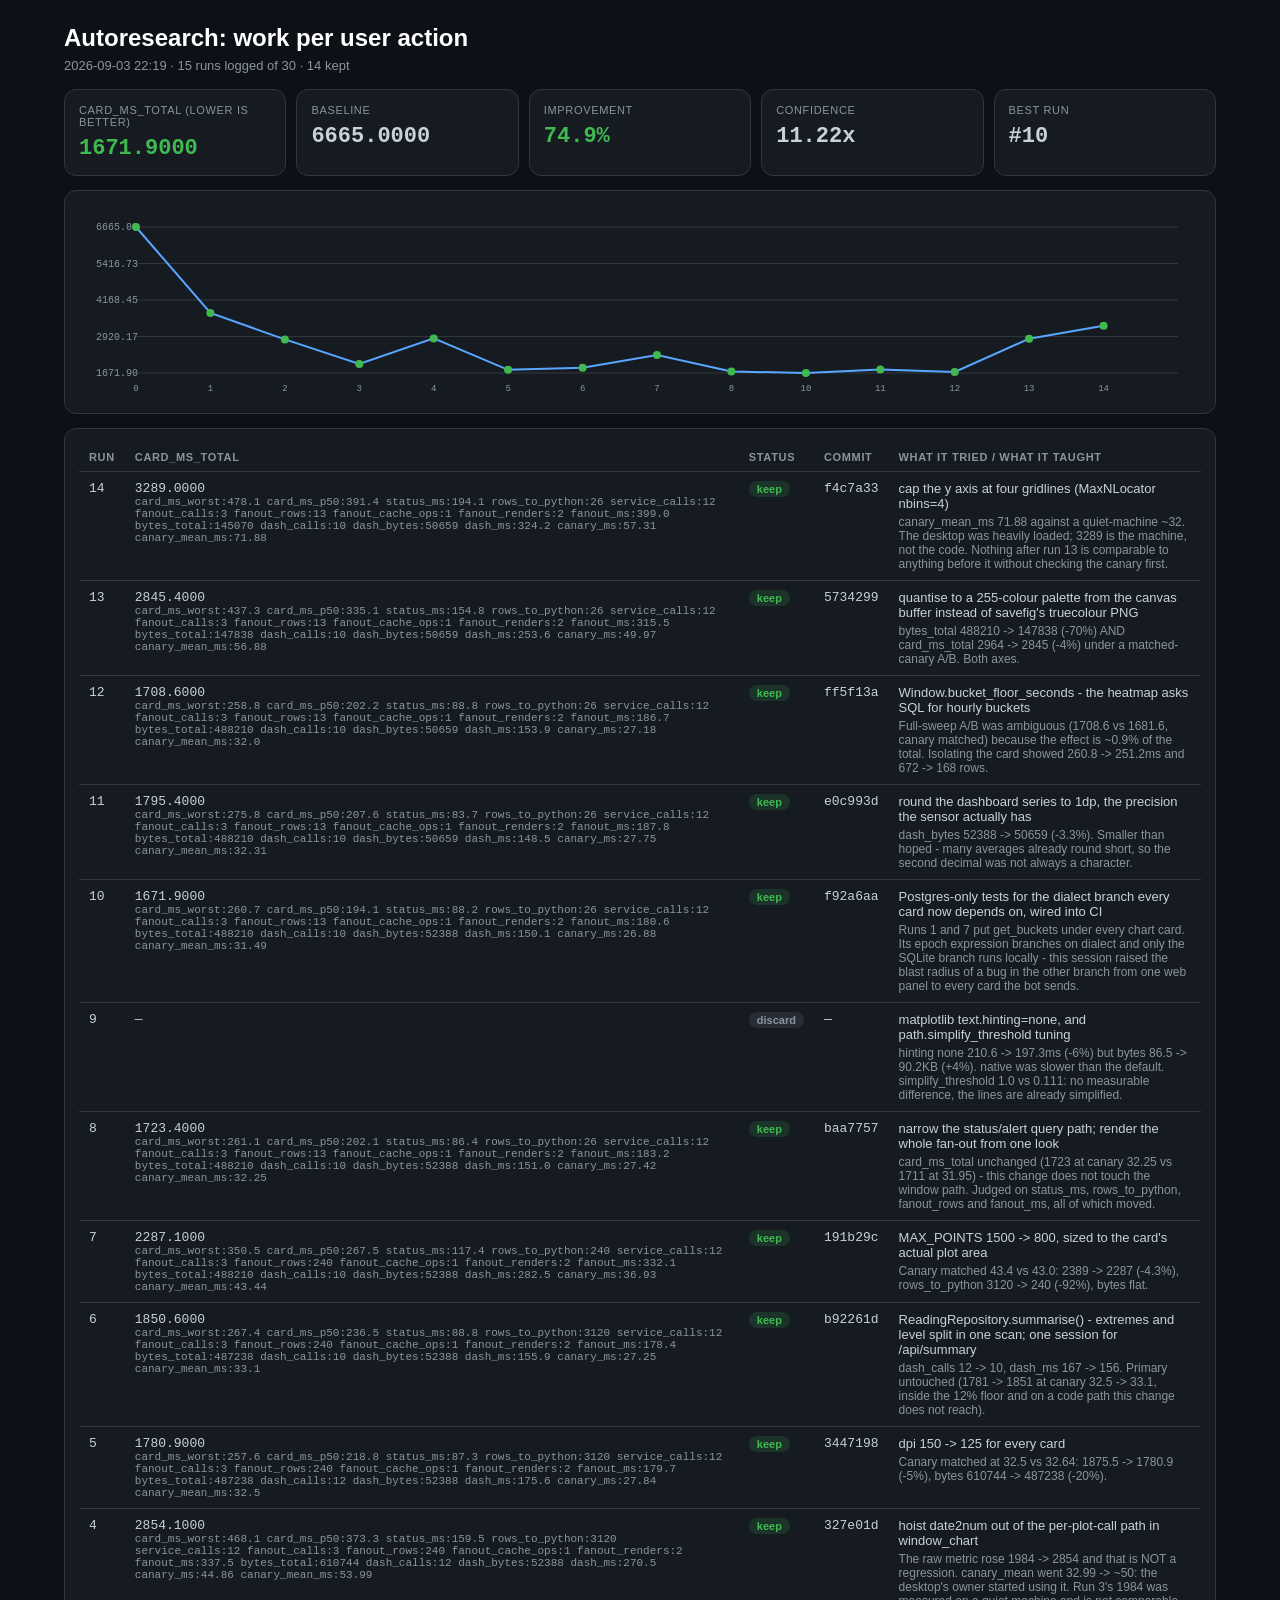
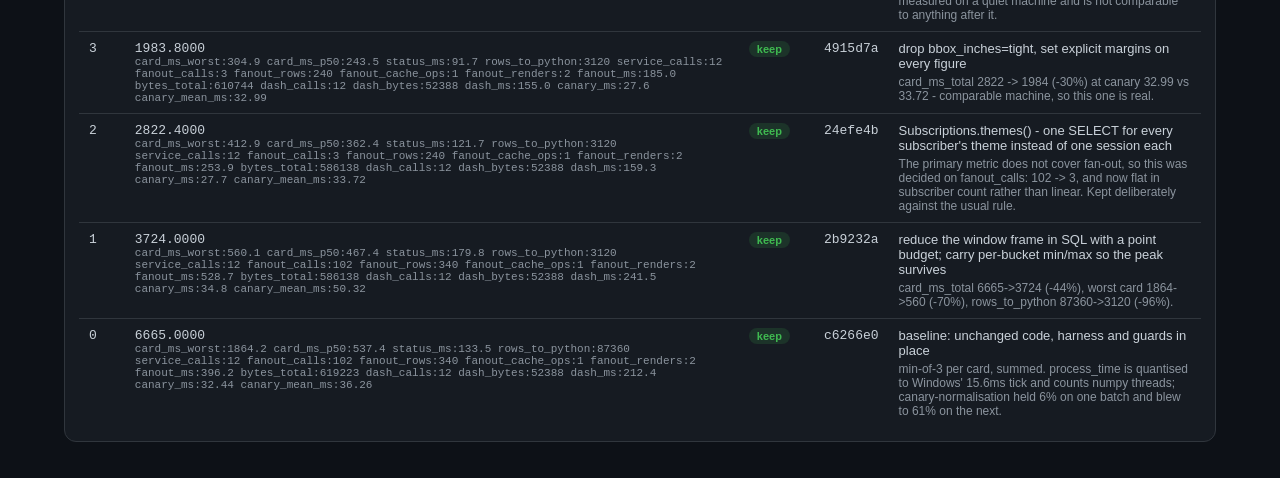
<file: .auto/dashboard.html>
<!DOCTYPE html>
<html lang="en"><head><meta charset="UTF-8">
<meta name="viewport" content="width=device-width, initial-scale=1.0">
<title>Autoresearch: work per user action</title><style>
:root{--bg:#0d1117;--panel:#161b22;--text:#c9d1d9;--muted:#8b949e;--line:#30363d;--good:#3fb950;--bad:#f85149;--accent:#58a6ff;--warn:#d29922}
*{box-sizing:border-box}body{margin:0;background:var(--bg);color:var(--text);font-family:-apple-system,BlinkMacSystemFont,"Segoe UI",Roboto,Helvetica,Arial,sans-serif}
.page{max-width:1200px;margin:0 auto;padding:24px}.title{margin:0;font-size:24px;color:#fff}
.meta{margin-top:6px;color:var(--muted);font-size:13px}
.cards{margin-top:16px;display:grid;gap:10px;grid-template-columns:repeat(auto-fit,minmax(150px,1fr))}
.card{background:var(--panel);border:1px solid var(--line);border-radius:12px;padding:14px}
.card-label{color:var(--muted);font-size:11px;text-transform:uppercase;letter-spacing:.06em}
.card-value{margin-top:8px;font-size:22px;font-weight:700;font-family:ui-monospace,SFMono-Regular,Menlo,monospace}
.good{color:var(--good)}.bad{color:var(--bad)}.warn{color:var(--warn)}
.panel{margin-top:14px;background:var(--panel);border:1px solid var(--line);border-radius:12px;padding:14px;overflow-x:auto}
table{width:100%;border-collapse:collapse;font-size:13px}
th{text-align:left;color:var(--muted);font-weight:600;font-size:11px;text-transform:uppercase;letter-spacing:.06em;padding:8px 10px;border-bottom:1px solid var(--line)}
td{padding:9px 10px;border-bottom:1px solid var(--line);vertical-align:top}
tr:last-child td{border-bottom:none}
.pill{display:inline-block;padding:2px 8px;border-radius:999px;font-size:11px;font-weight:600}
.keep{background:rgba(63,185,80,.15);color:var(--good)}.discard{background:rgba(139,148,158,.15);color:var(--muted)}
.overfit{background:rgba(210,153,34,.15);color:var(--warn)}.crash,.checks_failed{background:rgba(248,81,73,.15);color:var(--bad)}
.mono{font-family:ui-monospace,SFMono-Regular,Menlo,monospace}
.asi{color:var(--muted);font-size:12px;margin-top:4px;max-width:52ch}
.sec{color:var(--muted);font-size:11px;font-family:ui-monospace,SFMono-Regular,Menlo,monospace}
</style></head><body><div class="page">
<h1 class="title">Autoresearch: work per user action</h1>
<div class="meta">2026-09-03 22:19 &middot; 15 runs logged of 30 &middot; 14 kept</div>
<div class="cards">
<div class="card"><div class="card-label">card_ms_total (lower is better)</div><div class="card-value good">1671.9000</div></div>
<div class="card"><div class="card-label">baseline</div><div class="card-value">6665.0000</div></div>
<div class="card"><div class="card-label">improvement</div><div class="card-value good">74.9%</div></div>
<div class="card"><div class="card-label">confidence</div><div class="card-value">11.22x</div></div>
<div class="card"><div class="card-label">best run</div><div class="card-value">#10</div></div>
</div>
<div class="panel"><svg viewBox="0 0 1100 190" width="100%" height="190" role="img">
<line x1="46" y1="22.0" x2="1088" y2="22.0" stroke="#30363d" stroke-width="1"/>
<text x="6" y="25.0" fill="#8b949e" font-size="10" font-family="monospace">6665.00</text>
<line x1="46" y1="58.5" x2="1088" y2="58.5" stroke="#30363d" stroke-width="1"/>
<text x="6" y="61.5" fill="#8b949e" font-size="10" font-family="monospace">5416.73</text>
<line x1="46" y1="95.0" x2="1088" y2="95.0" stroke="#30363d" stroke-width="1"/>
<text x="6" y="98.0" fill="#8b949e" font-size="10" font-family="monospace">4168.45</text>
<line x1="46" y1="131.5" x2="1088" y2="131.5" stroke="#30363d" stroke-width="1"/>
<text x="6" y="134.5" fill="#8b949e" font-size="10" font-family="monospace">2920.17</text>
<line x1="46" y1="168.0" x2="1088" y2="168.0" stroke="#30363d" stroke-width="1"/>
<text x="6" y="171.0" fill="#8b949e" font-size="10" font-family="monospace">1671.90</text>
<polyline points="46.0,22.0 120.4,108.0 194.9,134.4 269.3,158.9 343.7,133.4 418.1,164.8 492.6,162.8 567.0,150.0 641.4,166.5 715.9,168.0 790.3,164.4 864.7,166.9 939.1,133.7 1013.6,120.7 " fill="none" stroke="#58a6ff" stroke-width="2"/>
<circle cx="46.0" cy="22.0" r="4" fill="#3fb950"/>
<text x="46.0" y="186" fill="#8b949e" font-size="9" font-family="monospace" text-anchor="middle">0</text>
<circle cx="120.4" cy="108.0" r="4" fill="#3fb950"/>
<text x="120.4" y="186" fill="#8b949e" font-size="9" font-family="monospace" text-anchor="middle">1</text>
<circle cx="194.9" cy="134.4" r="4" fill="#3fb950"/>
<text x="194.9" y="186" fill="#8b949e" font-size="9" font-family="monospace" text-anchor="middle">2</text>
<circle cx="269.3" cy="158.9" r="4" fill="#3fb950"/>
<text x="269.3" y="186" fill="#8b949e" font-size="9" font-family="monospace" text-anchor="middle">3</text>
<circle cx="343.7" cy="133.4" r="4" fill="#3fb950"/>
<text x="343.7" y="186" fill="#8b949e" font-size="9" font-family="monospace" text-anchor="middle">4</text>
<circle cx="418.1" cy="164.8" r="4" fill="#3fb950"/>
<text x="418.1" y="186" fill="#8b949e" font-size="9" font-family="monospace" text-anchor="middle">5</text>
<circle cx="492.6" cy="162.8" r="4" fill="#3fb950"/>
<text x="492.6" y="186" fill="#8b949e" font-size="9" font-family="monospace" text-anchor="middle">6</text>
<circle cx="567.0" cy="150.0" r="4" fill="#3fb950"/>
<text x="567.0" y="186" fill="#8b949e" font-size="9" font-family="monospace" text-anchor="middle">7</text>
<circle cx="641.4" cy="166.5" r="4" fill="#3fb950"/>
<text x="641.4" y="186" fill="#8b949e" font-size="9" font-family="monospace" text-anchor="middle">8</text>
<circle cx="715.9" cy="168.0" r="4" fill="#3fb950"/>
<text x="715.9" y="186" fill="#8b949e" font-size="9" font-family="monospace" text-anchor="middle">10</text>
<circle cx="790.3" cy="164.4" r="4" fill="#3fb950"/>
<text x="790.3" y="186" fill="#8b949e" font-size="9" font-family="monospace" text-anchor="middle">11</text>
<circle cx="864.7" cy="166.9" r="4" fill="#3fb950"/>
<text x="864.7" y="186" fill="#8b949e" font-size="9" font-family="monospace" text-anchor="middle">12</text>
<circle cx="939.1" cy="133.7" r="4" fill="#3fb950"/>
<text x="939.1" y="186" fill="#8b949e" font-size="9" font-family="monospace" text-anchor="middle">13</text>
<circle cx="1013.6" cy="120.7" r="4" fill="#3fb950"/>
<text x="1013.6" y="186" fill="#8b949e" font-size="9" font-family="monospace" text-anchor="middle">14</text>
</svg></div>
<div class="panel"><table><thead><tr><th>run</th><th>card_ms_total</th><th>status</th><th>commit</th><th>what it tried / what it taught</th></tr></thead><tbody>
<tr><td class="mono">14</td><td class="mono">3289.0000<div class="sec">card_ms_worst:478.1  card_ms_p50:391.4  status_ms:194.1  rows_to_python:26  service_calls:12  fanout_calls:3  fanout_rows:13  fanout_cache_ops:1  fanout_renders:2  fanout_ms:399.0  bytes_total:145070  dash_calls:10  dash_bytes:50659  dash_ms:324.2  canary_ms:57.31  canary_mean_ms:71.88</div></td><td><span class="pill keep">keep</span></td><td class="mono">f4c7a33</td><td>cap the y axis at four gridlines (MaxNLocator nbins=4)<div class="asi">canary_mean_ms 71.88 against a quiet-machine ~32. The desktop was heavily loaded; 3289 is the machine, not the code. Nothing after run 13 is comparable to anything before it without checking the canary first.</div></td></tr>
<tr><td class="mono">13</td><td class="mono">2845.4000<div class="sec">card_ms_worst:437.3  card_ms_p50:335.1  status_ms:154.8  rows_to_python:26  service_calls:12  fanout_calls:3  fanout_rows:13  fanout_cache_ops:1  fanout_renders:2  fanout_ms:315.5  bytes_total:147838  dash_calls:10  dash_bytes:50659  dash_ms:253.6  canary_ms:49.97  canary_mean_ms:56.88</div></td><td><span class="pill keep">keep</span></td><td class="mono">5734299</td><td>quantise to a 255-colour palette from the canvas buffer instead of savefig's truecolour PNG<div class="asi">bytes_total 488210 -&gt; 147838 (-70%) AND card_ms_total 2964 -&gt; 2845 (-4%) under a matched-canary A/B. Both axes.</div></td></tr>
<tr><td class="mono">12</td><td class="mono">1708.6000<div class="sec">card_ms_worst:258.8  card_ms_p50:202.2  status_ms:88.8  rows_to_python:26  service_calls:12  fanout_calls:3  fanout_rows:13  fanout_cache_ops:1  fanout_renders:2  fanout_ms:186.7  bytes_total:488210  dash_calls:10  dash_bytes:50659  dash_ms:153.9  canary_ms:27.18  canary_mean_ms:32.0</div></td><td><span class="pill keep">keep</span></td><td class="mono">ff5f13a</td><td>Window.bucket_floor_seconds - the heatmap asks SQL for hourly buckets<div class="asi">Full-sweep A/B was ambiguous (1708.6 vs 1681.6, canary matched) because the effect is ~0.9% of the total. Isolating the card showed 260.8 -&gt; 251.2ms and 672 -&gt; 168 rows.</div></td></tr>
<tr><td class="mono">11</td><td class="mono">1795.4000<div class="sec">card_ms_worst:275.8  card_ms_p50:207.6  status_ms:83.7  rows_to_python:26  service_calls:12  fanout_calls:3  fanout_rows:13  fanout_cache_ops:1  fanout_renders:2  fanout_ms:187.8  bytes_total:488210  dash_calls:10  dash_bytes:50659  dash_ms:148.5  canary_ms:27.75  canary_mean_ms:32.31</div></td><td><span class="pill keep">keep</span></td><td class="mono">e0c993d</td><td>round the dashboard series to 1dp, the precision the sensor actually has<div class="asi">dash_bytes 52388 -&gt; 50659 (-3.3%). Smaller than hoped - many averages already round short, so the second decimal was not always a character.</div></td></tr>
<tr><td class="mono">10</td><td class="mono">1671.9000<div class="sec">card_ms_worst:260.7  card_ms_p50:194.1  status_ms:88.2  rows_to_python:26  service_calls:12  fanout_calls:3  fanout_rows:13  fanout_cache_ops:1  fanout_renders:2  fanout_ms:180.6  bytes_total:488210  dash_calls:10  dash_bytes:52388  dash_ms:150.1  canary_ms:26.88  canary_mean_ms:31.49</div></td><td><span class="pill keep">keep</span></td><td class="mono">f92a6aa</td><td>Postgres-only tests for the dialect branch every card now depends on, wired into CI<div class="asi">Runs 1 and 7 put get_buckets under every chart card. Its epoch expression branches on dialect and only the SQLite branch runs locally - this session raised the blast radius of a bug in the other branch from one web panel to every card the bot sends.</div></td></tr>
<tr><td class="mono">9</td><td class="mono">&mdash;</td><td><span class="pill discard">discard</span></td><td class="mono">&mdash;</td><td>matplotlib text.hinting=none, and path.simplify_threshold tuning<div class="asi">hinting none 210.6 -&gt; 197.3ms (-6%) but bytes 86.5 -&gt; 90.2KB (+4%). native was slower than the default. simplify_threshold 1.0 vs 0.111: no measurable difference, the lines are already simplified.</div></td></tr>
<tr><td class="mono">8</td><td class="mono">1723.4000<div class="sec">card_ms_worst:261.1  card_ms_p50:202.1  status_ms:86.4  rows_to_python:26  service_calls:12  fanout_calls:3  fanout_rows:13  fanout_cache_ops:1  fanout_renders:2  fanout_ms:183.2  bytes_total:488210  dash_calls:10  dash_bytes:52388  dash_ms:151.0  canary_ms:27.42  canary_mean_ms:32.25</div></td><td><span class="pill keep">keep</span></td><td class="mono">baa7757</td><td>narrow the status/alert query path; render the whole fan-out from one look<div class="asi">card_ms_total unchanged (1723 at canary 32.25 vs 1711 at 31.95) - this change does not touch the window path. Judged on status_ms, rows_to_python, fanout_rows and fanout_ms, all of which moved.</div></td></tr>
<tr><td class="mono">7</td><td class="mono">2287.1000<div class="sec">card_ms_worst:350.5  card_ms_p50:267.5  status_ms:117.4  rows_to_python:240  service_calls:12  fanout_calls:3  fanout_rows:240  fanout_cache_ops:1  fanout_renders:2  fanout_ms:332.1  bytes_total:488210  dash_calls:10  dash_bytes:52388  dash_ms:282.5  canary_ms:36.93  canary_mean_ms:43.44</div></td><td><span class="pill keep">keep</span></td><td class="mono">191b29c</td><td>MAX_POINTS 1500 -&gt; 800, sized to the card's actual plot area<div class="asi">Canary matched 43.4 vs 43.0: 2389 -&gt; 2287 (-4.3%), rows_to_python 3120 -&gt; 240 (-92%), bytes flat.</div></td></tr>
<tr><td class="mono">6</td><td class="mono">1850.6000<div class="sec">card_ms_worst:267.4  card_ms_p50:236.5  status_ms:88.8  rows_to_python:3120  service_calls:12  fanout_calls:3  fanout_rows:240  fanout_cache_ops:1  fanout_renders:2  fanout_ms:178.4  bytes_total:487238  dash_calls:10  dash_bytes:52388  dash_ms:155.9  canary_ms:27.25  canary_mean_ms:33.1</div></td><td><span class="pill keep">keep</span></td><td class="mono">b92261d</td><td>ReadingRepository.summarise() - extremes and level split in one scan; one session for /api/summary<div class="asi">dash_calls 12 -&gt; 10, dash_ms 167 -&gt; 156. Primary untouched (1781 -&gt; 1851 at canary 32.5 -&gt; 33.1, inside the 12% floor and on a code path this change does not reach).</div></td></tr>
<tr><td class="mono">5</td><td class="mono">1780.9000<div class="sec">card_ms_worst:257.6  card_ms_p50:218.8  status_ms:87.3  rows_to_python:3120  service_calls:12  fanout_calls:3  fanout_rows:240  fanout_cache_ops:1  fanout_renders:2  fanout_ms:179.7  bytes_total:487238  dash_calls:12  dash_bytes:52388  dash_ms:175.6  canary_ms:27.84  canary_mean_ms:32.5</div></td><td><span class="pill keep">keep</span></td><td class="mono">3447198</td><td>dpi 150 -&gt; 125 for every card<div class="asi">Canary matched at 32.5 vs 32.64: 1875.5 -&gt; 1780.9 (-5%), bytes 610744 -&gt; 487238 (-20%).</div></td></tr>
<tr><td class="mono">4</td><td class="mono">2854.1000<div class="sec">card_ms_worst:468.1  card_ms_p50:373.3  status_ms:159.5  rows_to_python:3120  service_calls:12  fanout_calls:3  fanout_rows:240  fanout_cache_ops:1  fanout_renders:2  fanout_ms:337.5  bytes_total:610744  dash_calls:12  dash_bytes:52388  dash_ms:270.5  canary_ms:44.86  canary_mean_ms:53.99</div></td><td><span class="pill keep">keep</span></td><td class="mono">327e01d</td><td>hoist date2num out of the per-plot-call path in window_chart<div class="asi">The raw metric rose 1984 -&gt; 2854 and that is NOT a regression. canary_mean went 32.99 -&gt; ~50: the desktop's owner started using it. Run 3's 1984 was measured on a quiet machine and is not comparable to anything after it.</div></td></tr>
<tr><td class="mono">3</td><td class="mono">1983.8000<div class="sec">card_ms_worst:304.9  card_ms_p50:243.5  status_ms:91.7  rows_to_python:3120  service_calls:12  fanout_calls:3  fanout_rows:240  fanout_cache_ops:1  fanout_renders:2  fanout_ms:185.0  bytes_total:610744  dash_calls:12  dash_bytes:52388  dash_ms:155.0  canary_ms:27.6  canary_mean_ms:32.99</div></td><td><span class="pill keep">keep</span></td><td class="mono">4915d7a</td><td>drop bbox_inches=tight, set explicit margins on every figure<div class="asi">card_ms_total 2822 -&gt; 1984 (-30%) at canary 32.99 vs 33.72 - comparable machine, so this one is real.</div></td></tr>
<tr><td class="mono">2</td><td class="mono">2822.4000<div class="sec">card_ms_worst:412.9  card_ms_p50:362.4  status_ms:121.7  rows_to_python:3120  service_calls:12  fanout_calls:3  fanout_rows:240  fanout_cache_ops:1  fanout_renders:2  fanout_ms:253.9  bytes_total:586138  dash_calls:12  dash_bytes:52388  dash_ms:159.3  canary_ms:27.7  canary_mean_ms:33.72</div></td><td><span class="pill keep">keep</span></td><td class="mono">24efe4b</td><td>Subscriptions.themes() - one SELECT for every subscriber's theme instead of one session each<div class="asi">The primary metric does not cover fan-out, so this was decided on fanout_calls: 102 -&gt; 3, and now flat in subscriber count rather than linear. Kept deliberately against the usual rule.</div></td></tr>
<tr><td class="mono">1</td><td class="mono">3724.0000<div class="sec">card_ms_worst:560.1  card_ms_p50:467.4  status_ms:179.8  rows_to_python:3120  service_calls:12  fanout_calls:102  fanout_rows:340  fanout_cache_ops:1  fanout_renders:2  fanout_ms:528.7  bytes_total:586138  dash_calls:12  dash_bytes:52388  dash_ms:241.5  canary_ms:34.8  canary_mean_ms:50.32</div></td><td><span class="pill keep">keep</span></td><td class="mono">2b9232a</td><td>reduce the window frame in SQL with a point budget; carry per-bucket min/max so the peak survives<div class="asi">card_ms_total 6665-&gt;3724 (-44%), worst card 1864-&gt;560 (-70%), rows_to_python 87360-&gt;3120 (-96%).</div></td></tr>
<tr><td class="mono">0</td><td class="mono">6665.0000<div class="sec">card_ms_worst:1864.2  card_ms_p50:537.4  status_ms:133.5  rows_to_python:87360  service_calls:12  fanout_calls:102  fanout_rows:340  fanout_cache_ops:1  fanout_renders:2  fanout_ms:396.2  bytes_total:619223  dash_calls:12  dash_bytes:52388  dash_ms:212.4  canary_ms:32.44  canary_mean_ms:36.26</div></td><td><span class="pill keep">keep</span></td><td class="mono">c6266e0</td><td>baseline: unchanged code, harness and guards in place<div class="asi">min-of-3 per card, summed. process_time is quantised to Windows' 15.6ms tick and counts numpy threads; canary-normalisation held 6% on one batch and blew to 61% on the next.</div></td></tr>
</tbody></table></div></div></body></html>
</file>
